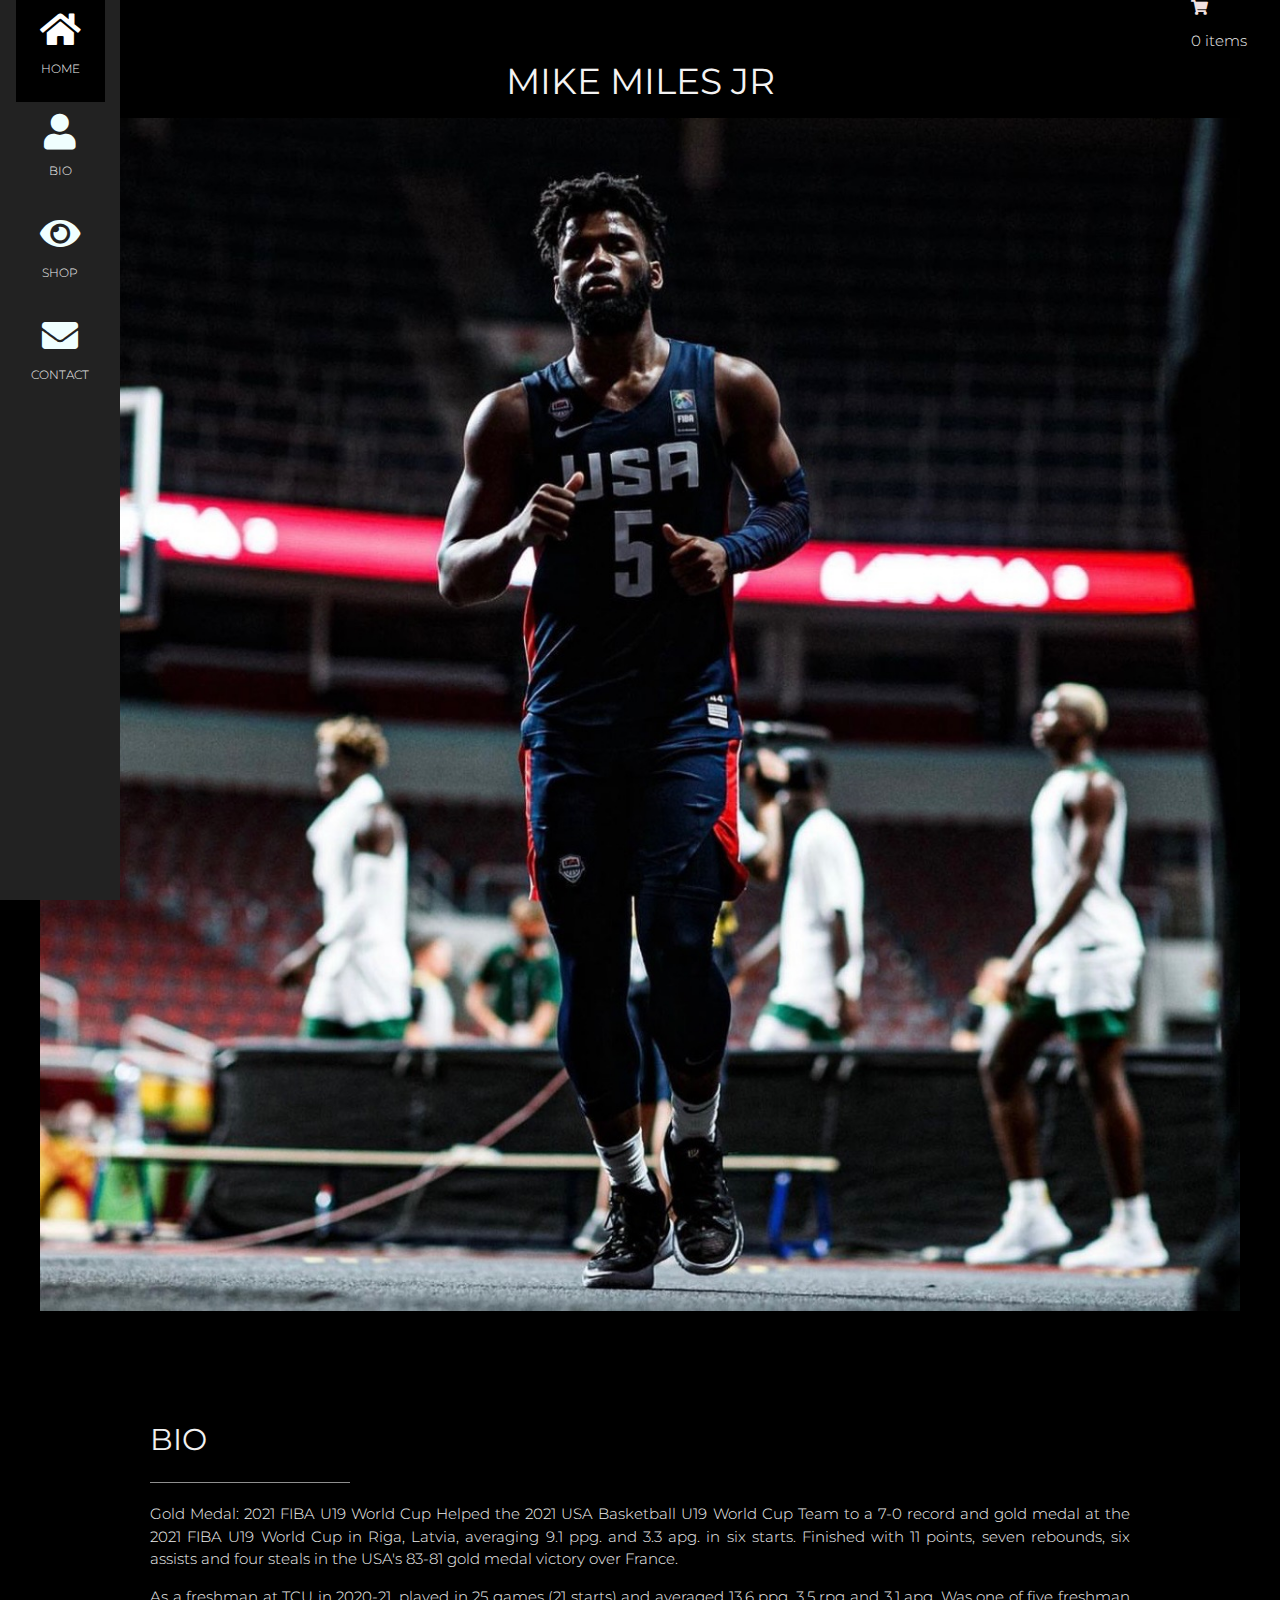
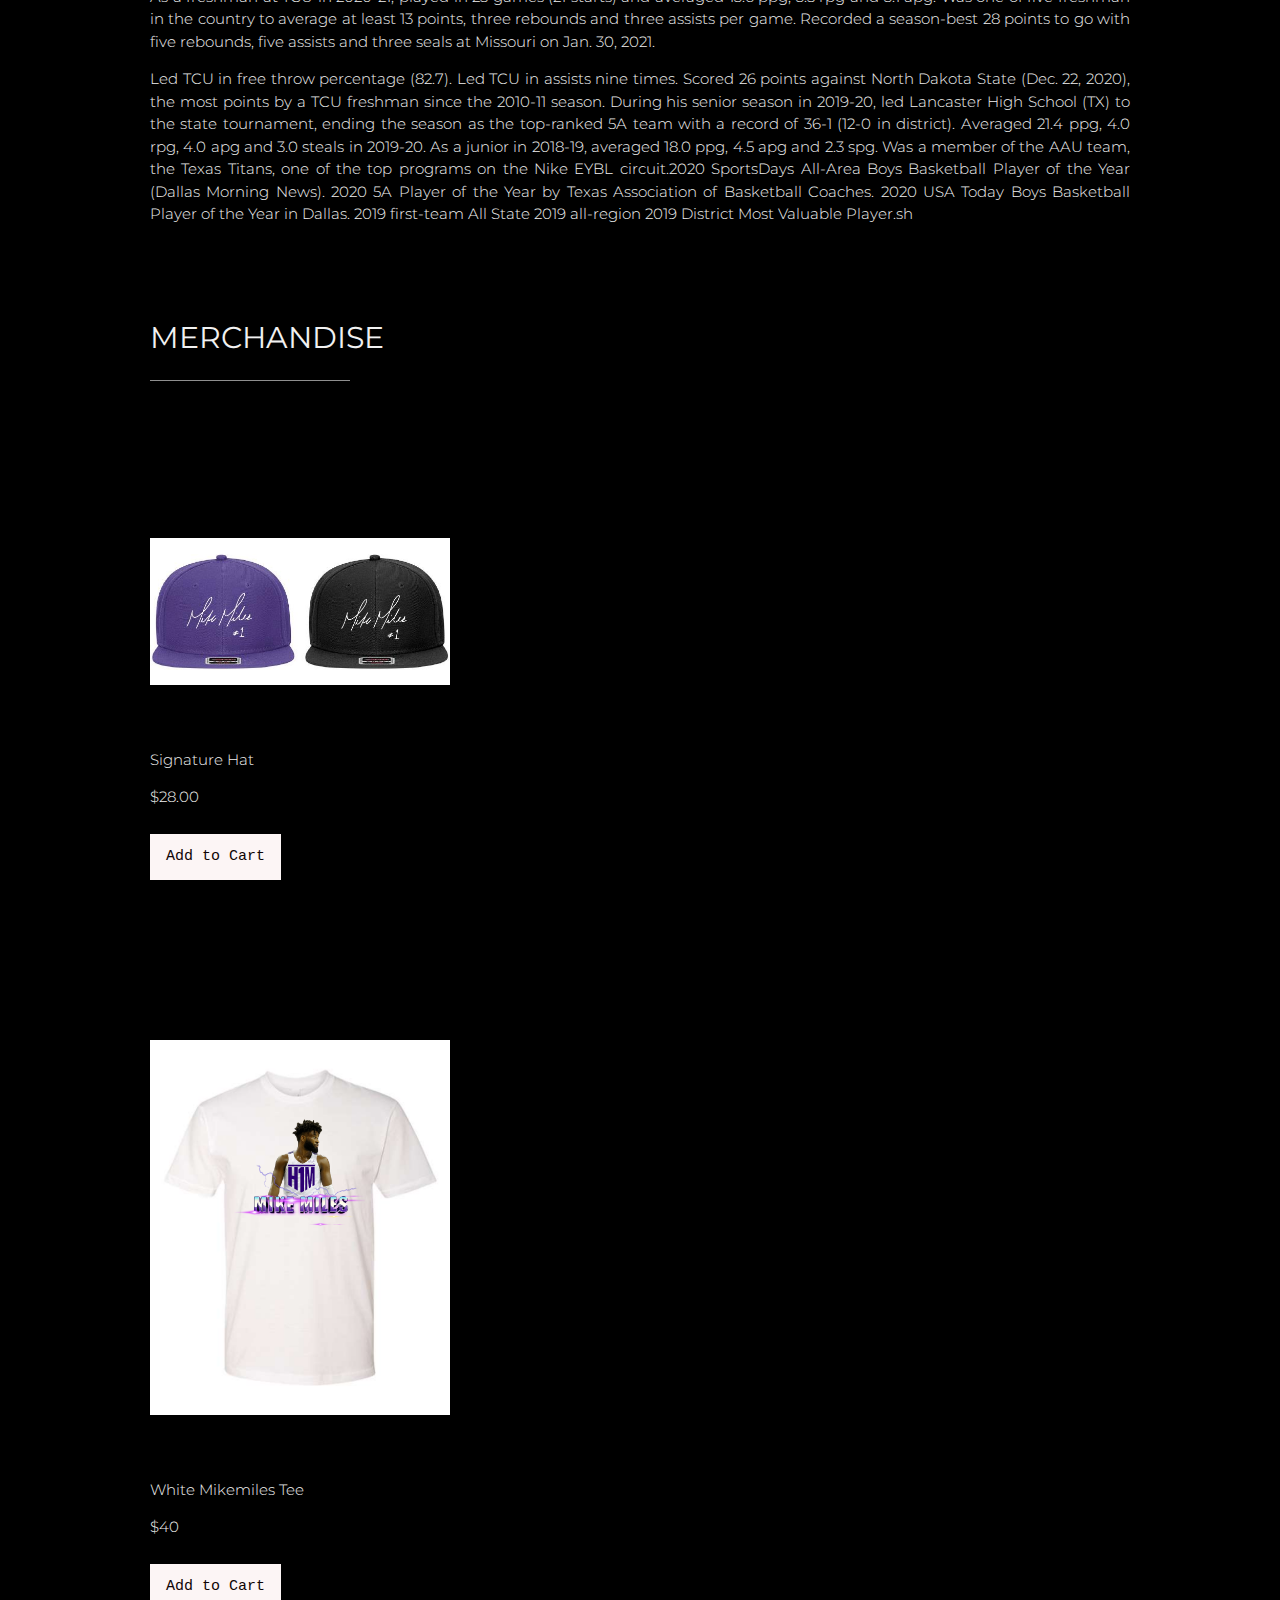
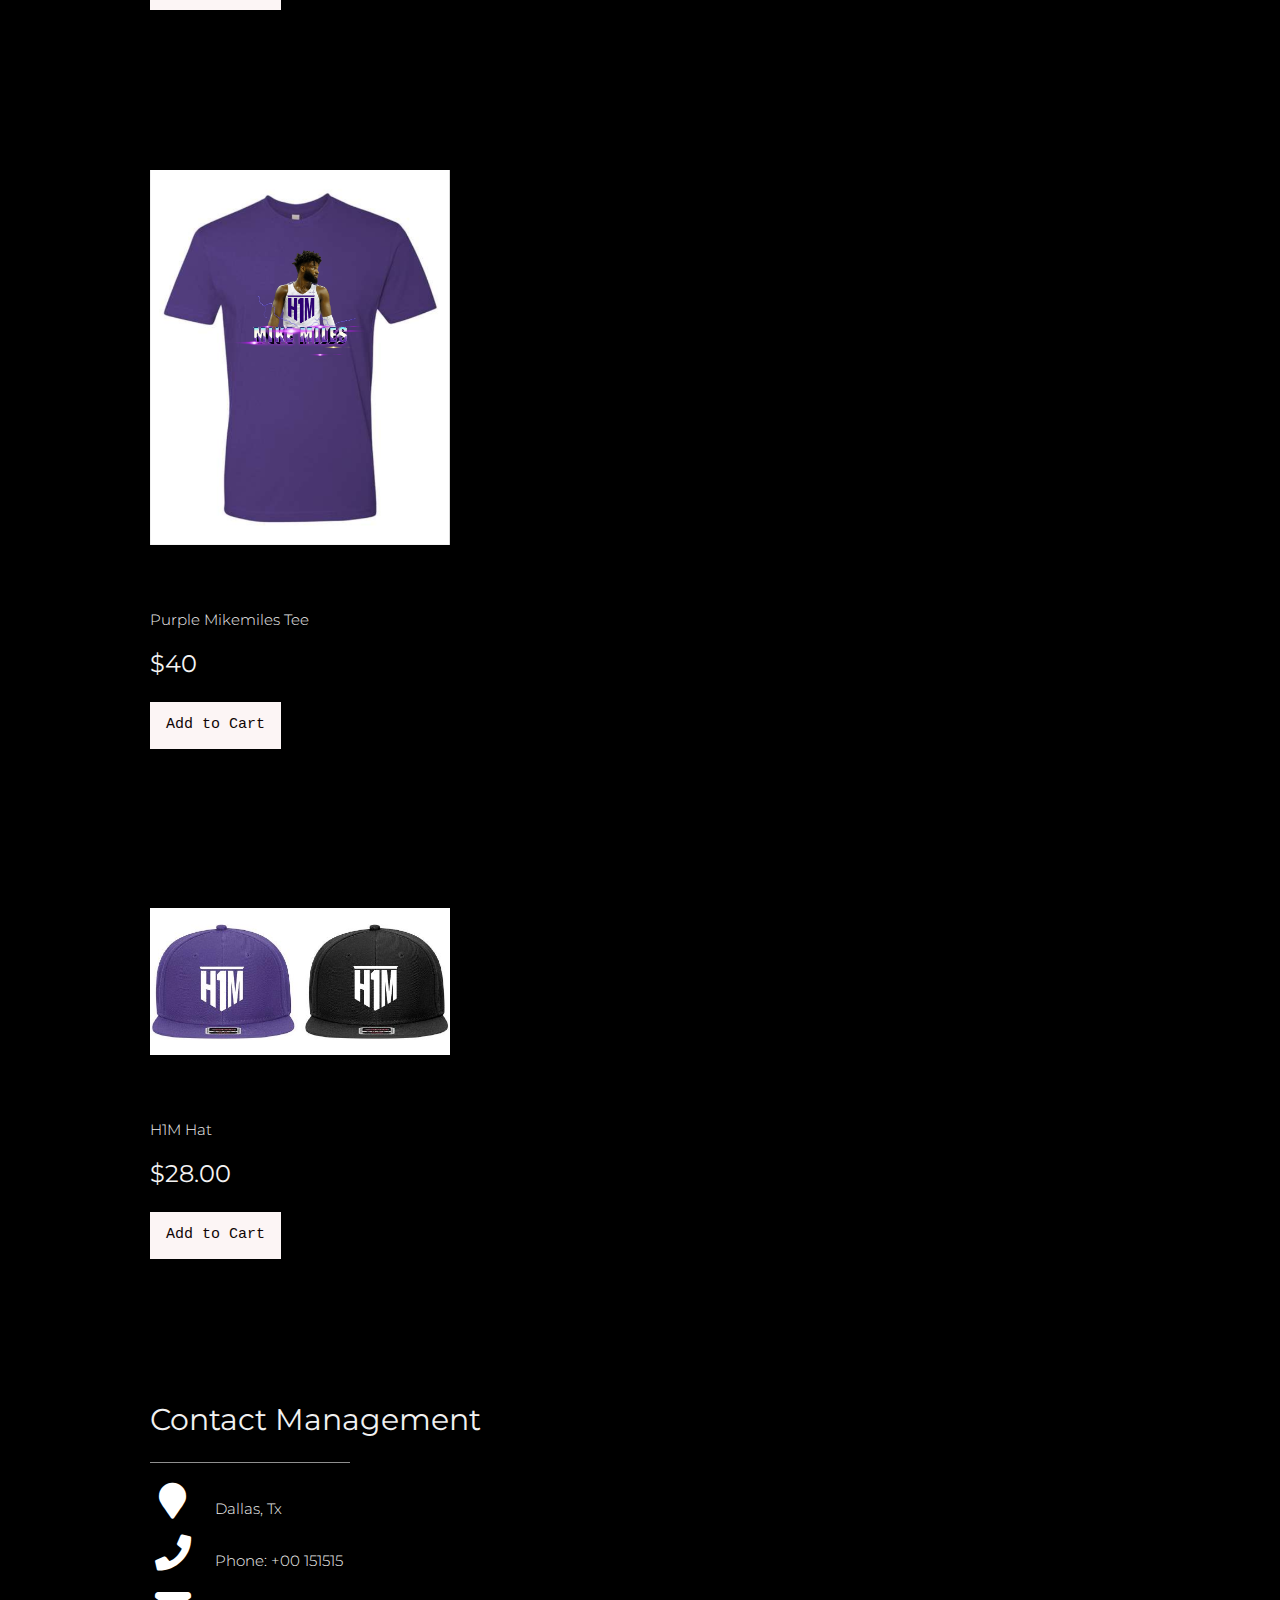
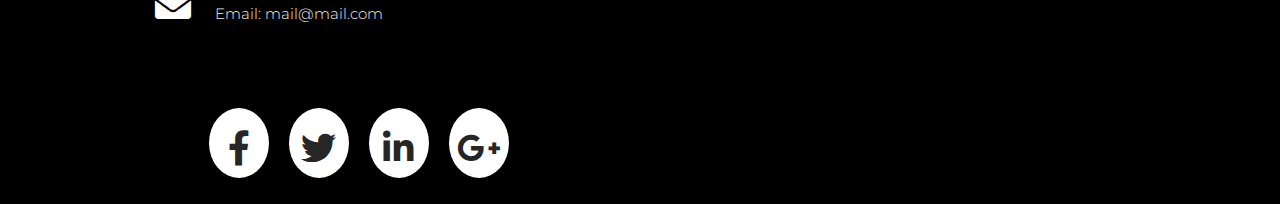
<file: index.html>
<html>
<head>
<title>Mike Miles Fanpage </title>
<meta charset="UTF-8">
<meta name="viewport" content="width=device-width, initial-scale=1">
<link rel="stylesheet" href="https://www.w3schools.com/w3css/4/w3.css">
<link rel="stylesheet" href="https1Q://fonts.googleapis.com/css?family=Montserrat">
<link rel="stylesheet" href="https://cdnjs.cloudflare.com/ajax/libs/font-awesome/4.7.0/css/font-awesome.min.css">
<link rel="stylesheet" type="text/css" href="https://use.fontawesome.com/releases/v5.5.0/css/all.css">
<link rel="stylesheet" href="assets/css/style.css">       
<script src="assets/js/mikemiles.js" async></script>

<style>
body, h1,h2,h3,h4,h5,h6 {font-family: "Montserrat", sans-serif}
.w3-row-padding img {margin-bottom: 30px}
/* Set the width of the sidebar to 120px */

.w3-sidebar {width: 120px;background: rgb(73, 72, 72);}

.w3-sidebar {width: 120px;background: #222;}

/* Add a left margin to the "page content" that matches the width of the sidebar (120px) */
.w3-sidebar {color: azure;}


/* Remove margins from "page content" on small screens */
#cart-info {margin-bottom: 10px;}
@media only screen and (max-width: 600px) {#main {margin-left: 0}}

</style>
</head>
<body class="w3-black">

<!-- Icon Bar (Sidebar - hidden on small screens) -->
<nav class="w3-sidebar  w3-small w3-hide-small w3-center">
  <!-- Avatar image in top left corner -->

  <a href="#" class="w3-bar-item w3-button w3-padding-large w3-black">
    <i class="fa fa-home w3-xxlarge"></i>
    <p>HOME</p>
  </a>
  <a href="#about" class="w3-bar-item w3-button w3-padding-large w3-hover-black">
    <i class="fa fa-user w3-xxlarge"></i>
    <p>BIO</p>
  </a>
  <a href="#photos" class="w3-bar-item w3-button w3-padding-large w3-hover-black">
    <i class="fa fa-eye w3-xxlarge"></i>
    <p>SHOP</p>
  </a>
  <a href="#contact" class="w3-bar-item w3-button w3-padding-large w3-hover-black">
    <i class="fa fa-envelope w3-xxlarge"></i>
    <p>CONTACT</p>
  </a>
</nav>
 
     </header> 
<!-- Navbar on small screens (Hidden on medium and large screens) -->
<div class="w3-top w3-hide-large w3-hide-medium" id="myNavbar">
  <div class="w3-bar w3-black w3-opacity w3-hover-opacity-off w3-center w3-small">
    <a href="#" class="w3-bar-item w3-button" style="width:20% !important" color="white">HOME</a>
    <a href="#about" class="w3-bar-item w3-button" style="width:20% !important" color="white">ABOUT</a>
    <a href="#Shop" class="w3-bar-item w3-button" style="width: 20% !important" color="white">SHOP</a>
    <a href="#contact" class="w3-bar-item w3-button" style="width:20% !important" color="white">CONTACT</a>
  </div>
</div>

<!--CART-->
<div id="cart-info" class="nav-info cart-info">
  <span class="cart-info__icon"><i class="fas fa-shopping-cart"></i></span>
  <p><span id="item-count">0 </span> items
  </p>


<section class="cart" id="cart">
  <h1 class="section-header">CART</h1>
  <div class="cart-row">
    <span class="cart-item cart-header cart-column">ITEM</span>
    <span class="cart-price cart-header cart-column">PRICE</span>
    <span class="cart-quantity cart-header cart-column">QUANTITY</span>
  </div>
  <div class="cart-items">
  </div>
  <div class="cart-total">
    <strong class="cart-total-title">Total</strong>
    <span class="cart-total-price">$0</span>
  </div>

  <button class="btn btn-primary btn-purchase" type="button">PURCHASE</button>
</section>
</div>
</div>

  
  <div class="w3-padding-large" id="main">
    <!-- Header/Home -->
    <header class="w3-container w3-padding-32 w3-center w3-black" Float="center" id="home">
      <h3 class="w3-xxlarge" class="w3-hide-small">MIKE MILES JR </h3>
      <img src="Images/4BB8589D-4CC5-41DF-8934-502C39653E64.jpeg" alt="boy" class="w3-image" width="100%" >
    </header>
  
    <!-- About Section -->
    <div class="w3-content w3-justify w3-text-grey w3-padding-64" id="about">
      <h2 class="w3-text-light-grey">BIO</h2>
      <hr style="width:200px" class="w3-opacity"> <p>Gold Medal: 2021 FIBA U19 World Cup
    Helped the 2021 USA Basketball U19 World Cup Team to a 7-0 record and gold medal at the 2021 FIBA U19 World Cup in Riga, Latvia, averaging 9.1 ppg. and 3.3 apg. in six starts. Finished with 11 points, seven rebounds, six assists and four steals in the USA's 83-81 gold medal victory over France.</p>
    <p> As a freshman at TCU in 2020-21, played in 25 games (21 starts) and averaged 13.6 ppg, 3.5 rpg and 3.1 apg. Was one of five freshman in the country to average at least 13 points, three rebounds and three assists per game.
    Recorded a season-best 28 points to go with five rebounds, five assists and three seals at Missouri on Jan. 30, 2021.</p>
   
   <p>Led TCU in free throw percentage (82.7).
   Led TCU in assists nine times.
  Scored 26 points against North Dakota State (Dec. 22, 2020), the most points by a TCU freshman since the 2010-11 season.
 During his senior season in 2019-20, led Lancaster High School (TX) to the state tournament, ending the season as the top-ranked 5A team with a record of 36-1 (12-0 in district).
Averaged 21.4 ppg, 4.0 rpg, 4.0 apg and 3.0 steals in 2019-20.
As a junior in 2018-19, averaged 18.0 ppg, 4.5 apg and 2.3 spg.
Was a member of the AAU team, the Texas Titans, one of the top programs on the Nike EYBL circuit.2020 SportsDays All-Area Boys Basketball Player of the Year (Dallas Morning News).
2020 5A Player of the Year by Texas Association of Basketball Coaches.
2020 USA Today Boys Basketball Player of the Year in Dallas.
2019 first-team All State
2019 all-region
2019 District Most Valuable Player.sh</p>



     <!-- Portfolio Section -->
  <div class="w3-padding-64 w3-content" id="shop">
    <h2 class="w3-text-light-grey">MERCHANDISE</h2>
    <hr style="width:200px" class="w3-opacity">


 

    <div class="main-container">
      <P class="title"></P>
    </div>
  
  
   
  
    <section class="container">
      <div class="products">
  
        <div class="product Hat">
          <img src="Images/hat.JPG" class="product__image">
          <P class="product-title">Signature Hat</P>
          <div class="shop-item-details">
            <p class="product__price">$28.00</p>
            <button class="btn btn--primary ADD_TO_CART">Add to Cart</button>
          </div>

        </div>
  
  
        
  <BR>
  
        <div class="product T-Shirts">
          <img src="Images/tshirt.PNG" class="product__image">
          <p class="product-title">White Mikemiles Tee </p>
          <div class="shop-item-details">
            <p class="product__price">$40</P>
            <button class="btn btn--primary ADD_TO_CART">Add to Cart</button>
          </div>
  
  <BR>    </div>
        
  
        <div class="product T-Shirts">
          <img src="Images/tshirt2.PNG" class="product__image">
          <P class="product-title">Purple Mikemiles Tee </P>
          <div class="shop-item-details">
            <h3 class="product__price">$40</h3>
            <button class="btn btn--primary ADD_TO_CART">Add to Cart</button>
          </div>
  <BR>
  
        </div>

        <div class="product Hat">
          <img src="Images/IMG_2482 2.JPG" class="product__image">
          <P class="product-title">H1M Hat</P>
          <div class="shop-item-details">
            <h3 class="product__price">$28.00</h3>
            <button class="btn btn--primary ADD_TO_CART">Add to Cart</button>
          </div>
  
      </div>
      



  


    <!-- End photo grid -->
    </div>
  <!-- End Portfolio Section -->
  </div>

  <!-- Contact Section -->
  <div class="w3-padding-64 w3-content w3-text-grey" id="contact">
    <h2 class="w3-text-light-grey">Contact Management</h2>
    <hr style="width:200px" class="w3-opacity">

    <div class="w3-section">
      <p><i class="fa fa-map-marker fa-fw w3-text-white w3-xxlarge w3-margin-right"></i> Dallas, Tx</p>
      <p><i class="fa fa-phone fa-fw w3-text-white w3-xxlarge w3-margin-right"></i> Phone: +00 151515</p>
      <p><i class="fa fa-envelope fa-fw w3-text-white w3-xxlarge w3-margin-right"> </i> Email: mail@mail.com</p>
    </div><br>


  <!-- End Contact Section -->
  </div>
  
   
    <!-- Footer -->
  <footer>
<ul>
  <li>
    <a href="#">
      <i class="fab fa-facebook-f icon"></i>    </a>
  </li>
  <li>
    <a href="#"><i class="fab fa-twitter icon"></i></a>
  </li>
  <li>
    <a href="#"><i class="fab fa-linkedin-in icon"></i></a></li>
  <li>
    <a href="#"><i class="fab fa-google-plus-g icon"></i></a></li>
</ul>
</footer>





<!-- END PAGE CONTENT -->
</div>

</body>
</html>
</file>
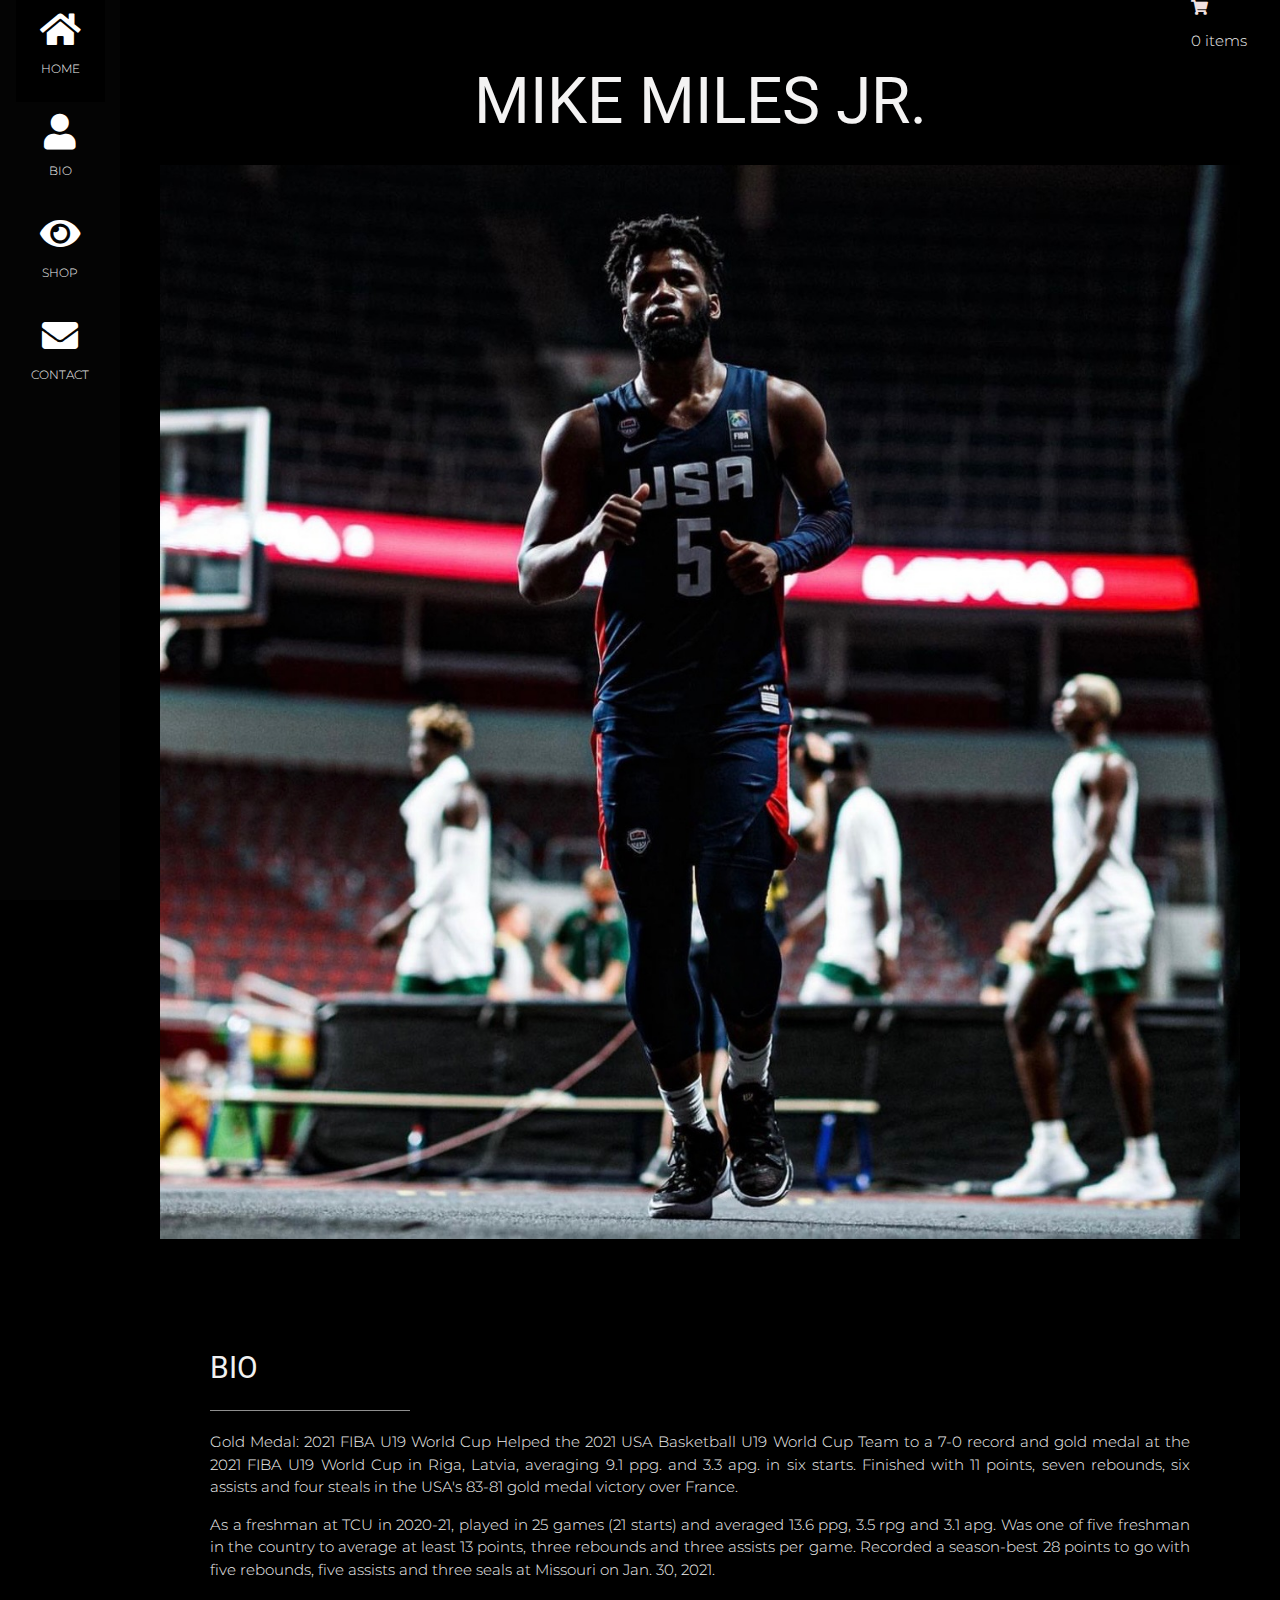
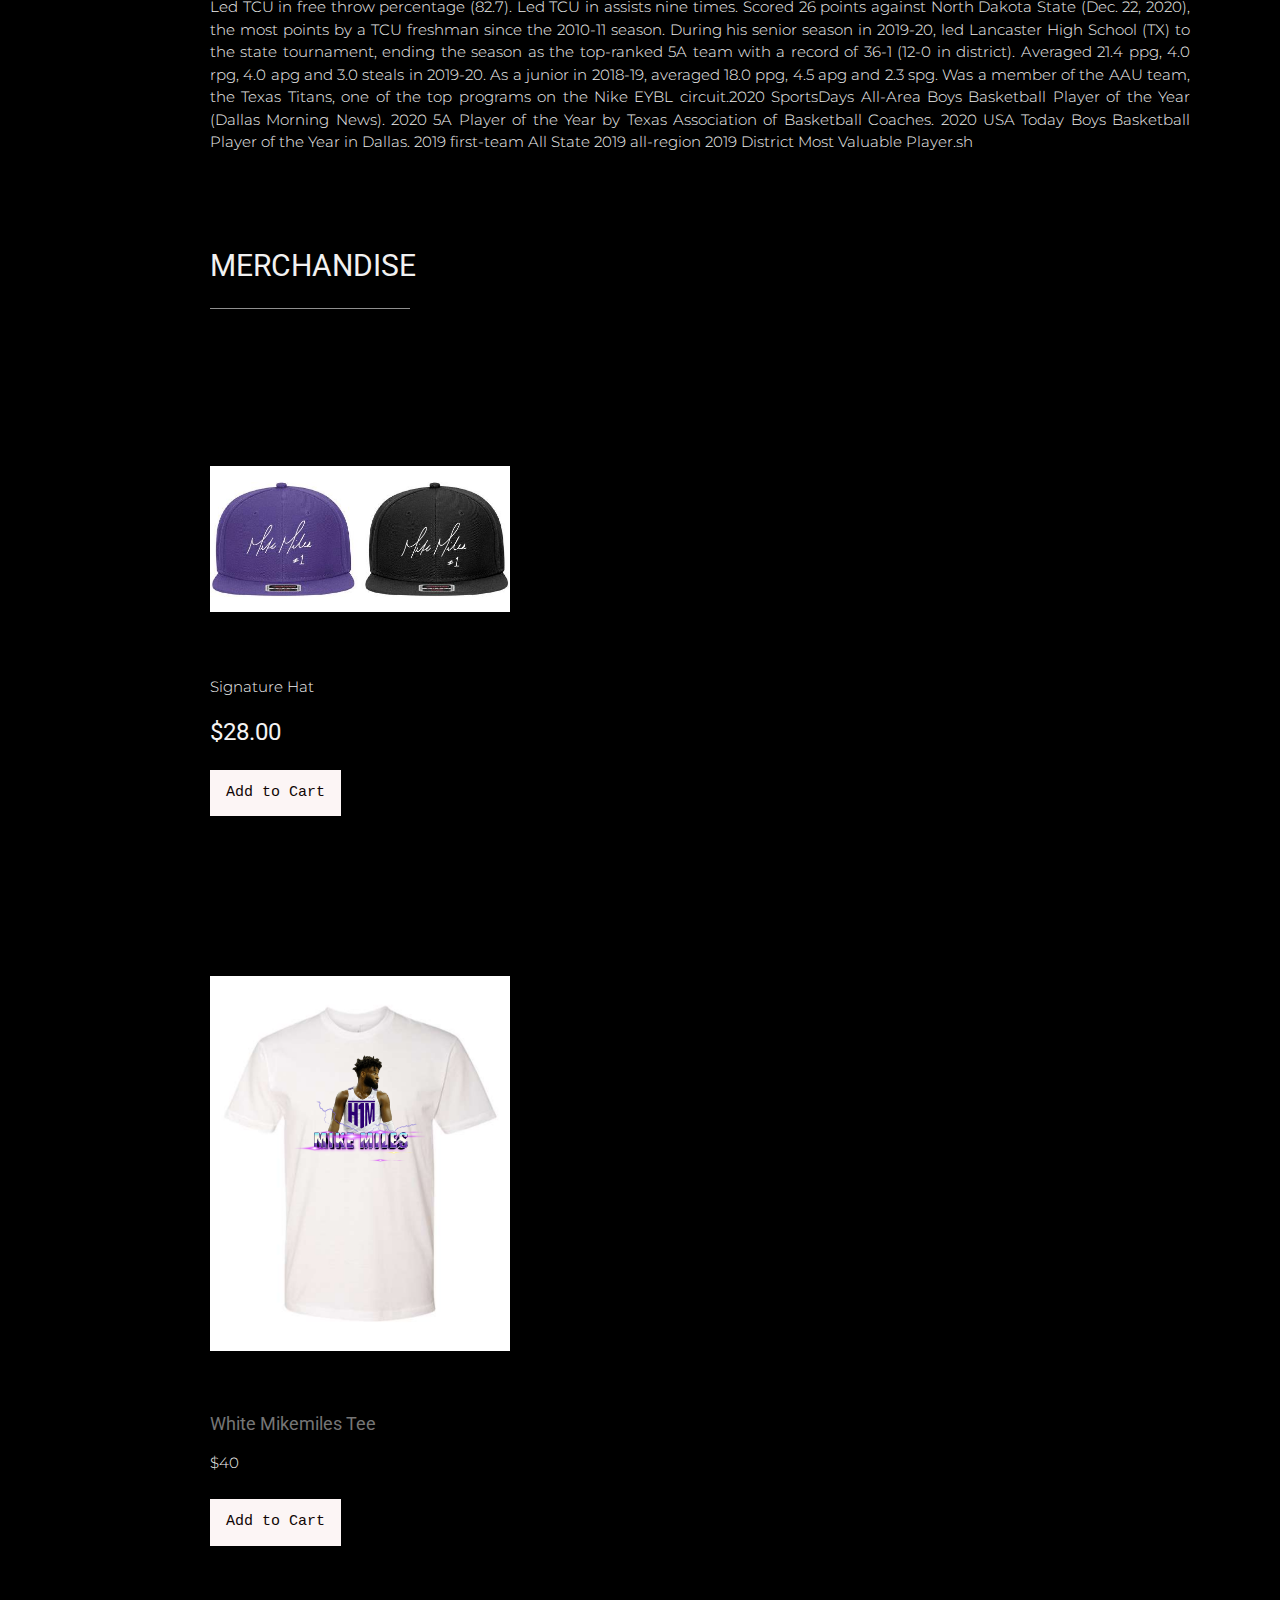
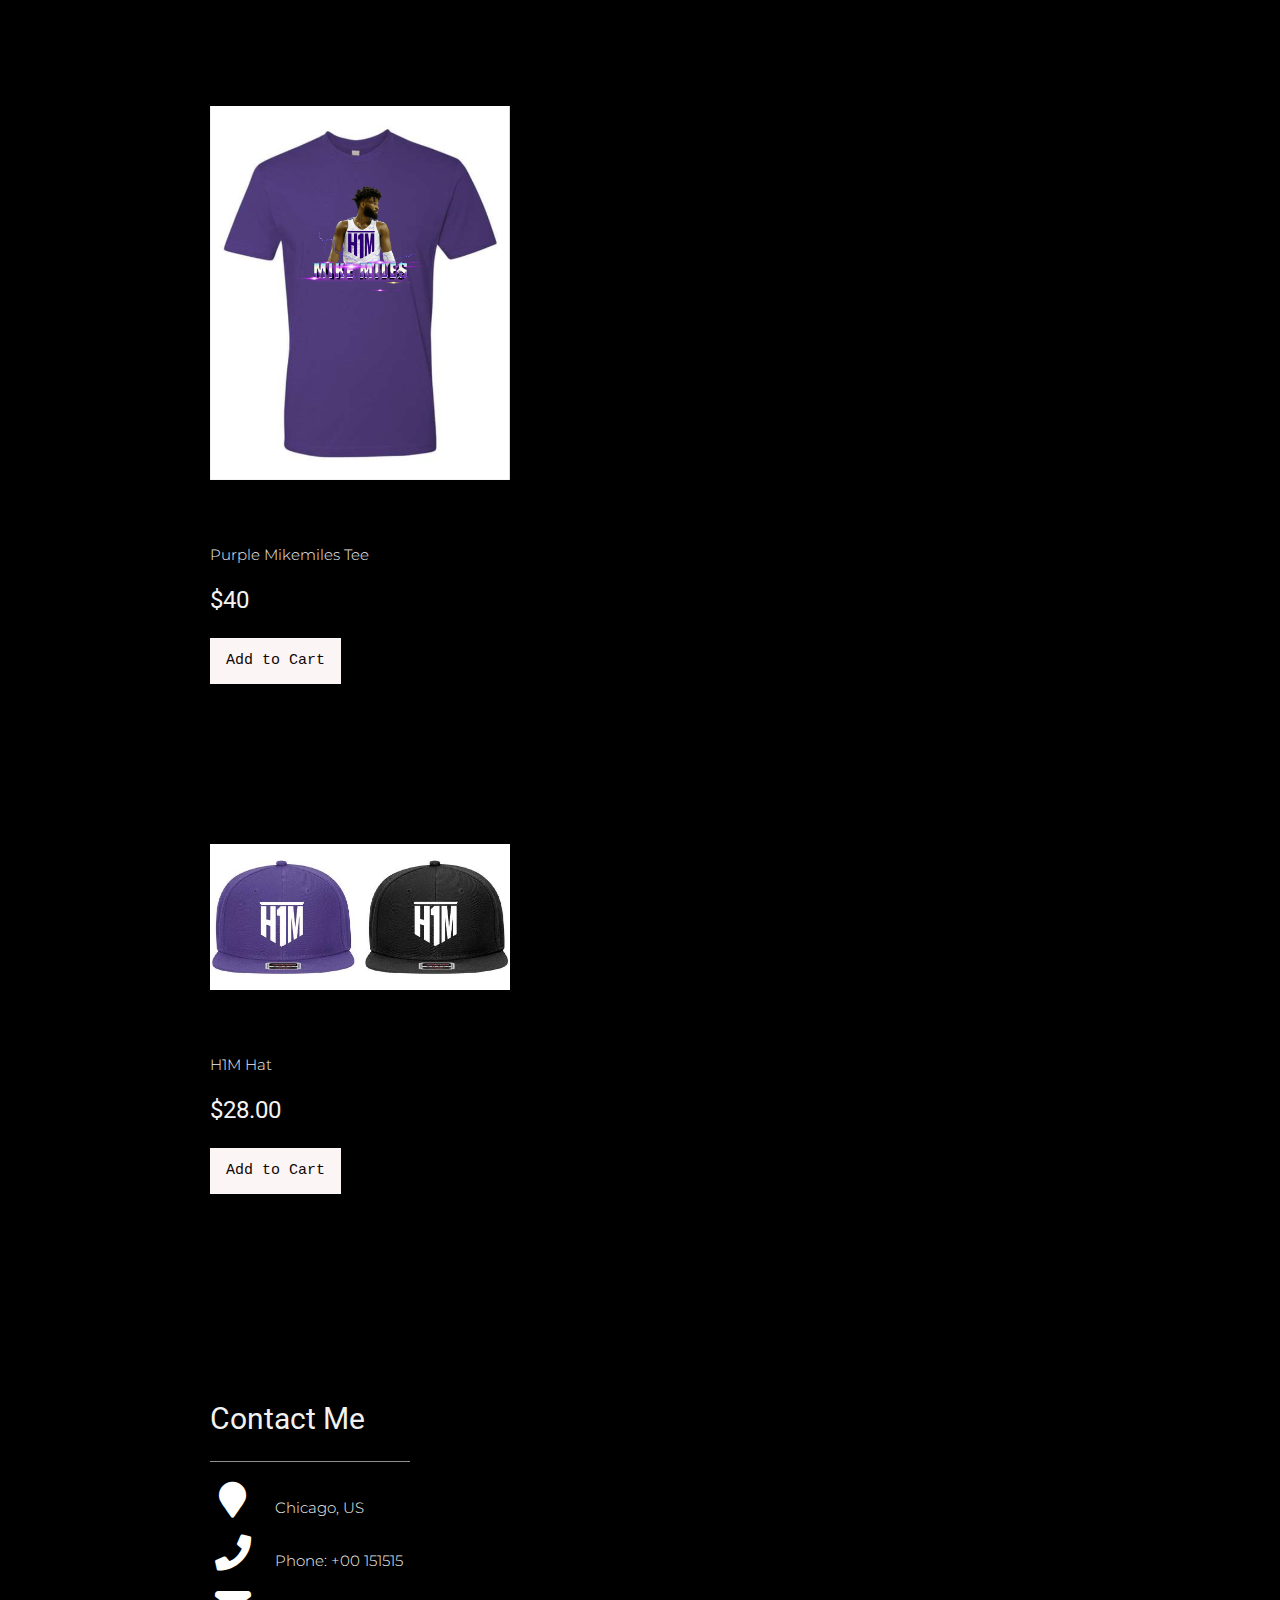
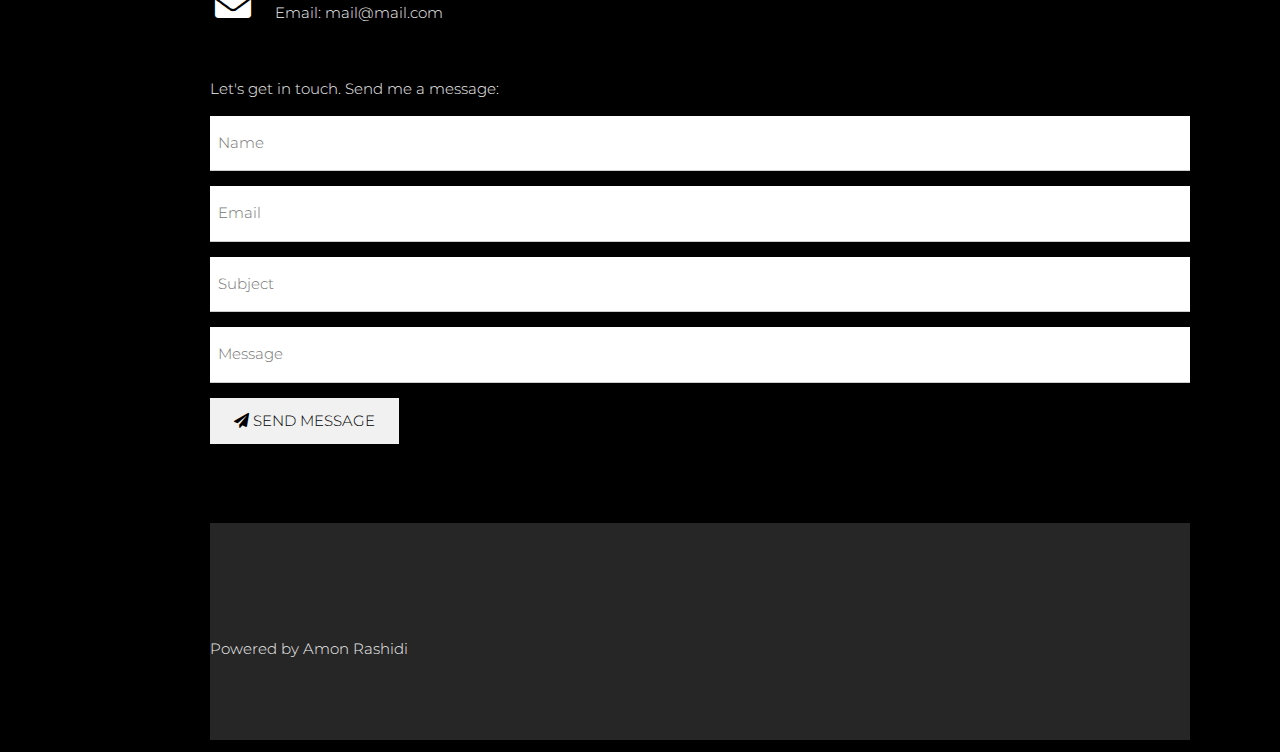
<file: mikemiles.html>
<html>
<head>
<title>W3.CSS Template</title>
<meta charset="UTF-8">
<meta name="viewport" content="width=device-width, initial-scale=1">
<link rel="stylesheet" href="https://www.w3schools.com/w3css/4/w3.css">
<link rel="stylesheet" href="https://fonts.googleapis.com/css?family=Montserrat">
<link rel="stylesheet" href="https://cdnjs.cloudflare.com/ajax/libs/font-awesome/4.7.0/css/font-awesome.min.css">
<link rel="stylesheet" type="text/css" href="https://use.fontawesome.com/releases/v5.5.0/css/all.css">
<link rel="stylesheet" href="assets/css/style.css">       
<script src="assets/js/mikemiles.js" async></script>

<style>
body, h1,h2,h3,h4,h5,h6 {font-family:"roboto"}
.w3-row-padding img {margin-bottom: 12px}
/* Set the width of the sidebar to 120px */
.w3-sidebar {width: 120px;background: rgb(4, 4, 4);}
/* Add a left margin to the "page content" that matches the width of the sidebar (120px) */
#main {margin-left: 120px}
/* Remove margins from "page content" on small screens */
@media only screen and (max-width: 600px) {#main {margin-left: 0}}
</style>
</head>
<body class="w3-black">

<!-- Icon Bar (Sidebar - hidden on small screens) -->
<nav class="w3-sidebar  w3-small w3-hide-small w3-center">
  <!-- Avatar image in top left corner -->

  <a href="#" class="w3-bar-item w3-button w3-padding-large w3-black">
    <i class="fa fa-home w3-xxlarge"></i>
    <p>HOME</p>
  </a>
  <a href="#about" class="w3-bar-item w3-button w3-padding-large w3-hover-black">
    <i class="fa fa-user w3-xxlarge"></i>
    <p>BIO</p>
  </a>
  <a href="#photos" class="w3-bar-item w3-button w3-padding-large w3-hover-black">
    <i class="fa fa-eye w3-xxlarge"></i>
    <p>SHOP</p>
  </a>
  <a href="#contact" class="w3-bar-item w3-button w3-padding-large w3-hover-black">
    <i class="fa fa-envelope w3-xxlarge"></i>
    <p>CONTACT</p>
  </a>
</nav>
  <!--CART-->
  <div id="cart-info" class="nav-info cart-info">
    <span class="cart-info__icon"><i class="fas fa-shopping-cart"></i></span>
    <p><span id="item-count">0 </span> items
    </p>
  </div>

  <section class="cart" id="cart">
    <h1 class="section-header">CART</h1>
    <div class="cart-row">
      <span class="cart-item cart-header cart-column">ITEM</span>
      <span class="cart-price cart-header cart-column">PRICE</span>
      <span class="cart-quantity cart-header cart-column">QUANTITY</span>
    </div>
    <div class="cart-items">
    </div>
    <div class="cart-total">
      <strong class="cart-total-title">Total</strong>
      <span class="cart-total-price">$0</span>
    </div>

    <button class="btn btn-primary btn-purchase" type="button">PURCHASE</button>
  </section>

</div>
      
<!-- Navbar on small screens (Hidden on medium and large screens) -->
<div class="w3-top w3-hide-large w3-hide-medium" id="myNavbar">
  <div class="w3-bar w3-black w3-opacity w3-hover-opacity-off w3-center w3-small">
    <a href="#" class="w3-bar-item w3-button" style="width:25% !important">HOME</a>
    <a href="#about" class="w3-bar-item w3-button" style="width:25% !important">ABOUT</a>
    <a href="#photos" class="w3-bar-item w3-button" style="width:25% !important">PHOTOS</a>
    <a href="#contact" class="w3-bar-item w3-button" style="width:25% !important">CONTACT</a>
  </div>
</div>

  <div class="w3-padding-large" id="main">
    <!-- Header/Home -->
    <header class="w3-container w3-padding-32 w3-center w3-black" Float="center"id="home">
      <h3 class="w3-jumbo"><span class="w3-hide-small"></span> MIKE MILES JR.</h3>
      <p></p>
      <img src="Images/4BB8589D-4CC5-41DF-8934-502C39653E64.jpeg" alt="boy" class="w3-image" width="100%" height="1108" object-fit="contain">
    </header>
  
    <!-- About Section -->
    <div class="w3-content w3-justify w3-text-grey w3-padding-64" id="about">
      <h2 class="w3-text-light-grey">BIO</h2>
      <hr style="width:200px" class="w3-opacity"> <p>Gold Medal: 2021 FIBA U19 World Cup
    Helped the 2021 USA Basketball U19 World Cup Team to a 7-0 record and gold medal at the 2021 FIBA U19 World Cup in Riga, Latvia, averaging 9.1 ppg. and 3.3 apg. in six starts. Finished with 11 points, seven rebounds, six assists and four steals in the USA's 83-81 gold medal victory over France.</p>
    <p> As a freshman at TCU in 2020-21, played in 25 games (21 starts) and averaged 13.6 ppg, 3.5 rpg and 3.1 apg. Was one of five freshman in the country to average at least 13 points, three rebounds and three assists per game.
    Recorded a season-best 28 points to go with five rebounds, five assists and three seals at Missouri on Jan. 30, 2021.</p>
   
   <p>Led TCU in free throw percentage (82.7).
   Led TCU in assists nine times.
  Scored 26 points against North Dakota State (Dec. 22, 2020), the most points by a TCU freshman since the 2010-11 season.
 During his senior season in 2019-20, led Lancaster High School (TX) to the state tournament, ending the season as the top-ranked 5A team with a record of 36-1 (12-0 in district).
Averaged 21.4 ppg, 4.0 rpg, 4.0 apg and 3.0 steals in 2019-20.
As a junior in 2018-19, averaged 18.0 ppg, 4.5 apg and 2.3 spg.
Was a member of the AAU team, the Texas Titans, one of the top programs on the Nike EYBL circuit.2020 SportsDays All-Area Boys Basketball Player of the Year (Dallas Morning News).
2020 5A Player of the Year by Texas Association of Basketball Coaches.
2020 USA Today Boys Basketball Player of the Year in Dallas.
2019 first-team All State
2019 all-region
2019 District Most Valuable Player.sh</p>



     <!-- Portfolio Section -->
  <div class="w3-padding-64 w3-content" id="photos">
    <h2 class="w3-text-light-grey">MERCHANDISE</h2>
    <hr style="width:200px" class="w3-opacity">


 

    <div class="main-container">
      <P class="title"></P>
    </div>
  
  
   
  
    <section class="container">
      <div class="products">
  
        <div class="product Hat">
          <img src="Images/hat.JPG" class="product__image">
          <P class="product-title">Signature Hat</P>
          <div class="shop-item-details">
            <h3 class="product__price">$28.00</h3>
            <button class="btn btn--primary ADD_TO_CART">Add to Cart</button>
          </div>

        </div>
  
  
        
  <BR>
  
        <div class="product T-Shirts">
          <img src="Images/tshirt.PNG" class="product__image">
          <h5 class="product-title">White Mikemiles Tee </h5>
          <div class="shop-item-details">
            <p class="product__price">$40</P>
            <button class="btn btn--primary ADD_TO_CART">Add to Cart</button>
          </div>
  
  <BR>    </div>
        
  
        <div class="product T-Shirts">
          <img src="Images/tshirt2.PNG" class="product__image">
          <P class="product-title">Purple Mikemiles Tee </P>
          <div class="shop-item-details">
            <h3 class="product__price">$40</h3>
            <button class="btn btn--primary ADD_TO_CART">Add to Cart</button>
          </div>
  <BR>
  
        </div>

        <div class="product Hat">
          <img src="Images/IMG_2482 2.JPG" class="product__image">
          <P class="product-title">H1M Hat</P>
          <div class="shop-item-details">
            <h3 class="product__price">$28.00</h3>
            <button class="btn btn--primary ADD_TO_CART">Add to Cart</button>
          </div>
  
      </div>
    </section>




  


    <!-- End photo grid -->
    </div>
  <!-- End Portfolio Section -->
  </div>

  <!-- Contact Section -->
  <div class="w3-padding-64 w3-content w3-text-grey" id="contact">
    <h2 class="w3-text-light-grey">Contact Me</h2>
    <hr style="width:200px" class="w3-opacity">

    <div class="w3-section">
      <p><i class="fa fa-map-marker fa-fw w3-text-white w3-xxlarge w3-margin-right"></i> Chicago, US</p>
      <p><i class="fa fa-phone fa-fw w3-text-white w3-xxlarge w3-margin-right"></i> Phone: +00 151515</p>
      <p><i class="fa fa-envelope fa-fw w3-text-white w3-xxlarge w3-margin-right"> </i> Email: mail@mail.com</p>
    </div><br>
    <p>Let's get in touch. Send me a message:</p>

    <form action="/action_page.php" target="_blank">
      <p><input class="w3-input w3-padding-16" type="text" placeholder="Name" required name="Name"></p>
      <p><input class="w3-input w3-padding-16" type="text" placeholder="Email" required name="Email"></p>
      <p><input class="w3-input w3-padding-16" type="text" placeholder="Subject" required name="Subject"></p>
      <p><input class="w3-input w3-padding-16" type="text" placeholder="Message" required name="Message"></p>
      <p>
        <button class="w3-button w3-light-grey w3-padding-large" type="submit">
          <i class="fa fa-paper-plane"></i> SEND MESSAGE
        </button>
      </p>
    </form>
  <!-- End Contact Section -->
  </div>
  
    <!-- Footer -->
  <footer class="w3-content w3-padding-64 w3-text-grey w3-xlarge">
    <i class="fa fa-facebook-official w3-hover-opacity"></i>
    <i class="fa fa-instagram w3-hover-opacity"></i>
    <i class="fa fa-snapchat w3-hover-opacity"></i>
    <i class="fa fa-pinterest-p w3-hover-opacity"></i>
    <i class="fa fa-twitter w3-hover-opacity"></i>
    <i class="fa fa-linkedin w3-hover-opacity"></i>
    <p class="w3-medium">Powered by  Amon Rashidi<a href="https://www.w3schools.com/w3css/default.asp" target="_blank" class="w3-hover-text-green"></a></p>
  <!-- End footer -->
  </footer>

<!-- END PAGE CONTENT -->
</div>

</body>
</html>
</file>
<file: assets/css/style.css>
@import url("https://fonts.googleapis.com/css2?family=Poppins&display=swap");
@import url(https://fonts.googleapis.com/css?family=Roboto);


.wrap{
  width:300px;
  margin:0 auto;
  text-align:center;
  overflow: hidden;
}
label[for=upload]{
  display:inline-block;
  border:3px solid #ccc;
  color:#666;
  font-weight:bold;
  background:#eee;
  padding:8px 15px;
  border-radius:5px;
  cursor:pointer
}
label[for=upload]:hover{
  background:#ddd
}
label[for=upload] input{ display:none }
.thumb{
  position:relative;
  height:300px;
  width:300px;
  overflow:hidden;
  margin:40px 0;
  cursor:move;
  
}
.thumb:before{
  content:"";
  display:block;
  position:absolute;
  width:96%;
  height:96%;
  border:3px dashed #eee;
  z-index:9;
  top:1%;
  left:1%;
  opacity:0;
  transition:all 0.2s;
  pointer-events:none
}
.thumb:hover::before{
  opacity:0.6
}
.thumb img{
  min-height:100%;
  max-height:51vh;
  width:auto !important;
  transition:all 0.4s;
}


  body{

    background-color: rgb(6, 5, 5);
  }
  h3, h4 {
   font-family:Cambria, Cochin, Georgia, Times, 'Times New Roman', serif;
    
    color: rgb(244, 243, 243);
    Font: 4px;

  }
  p{
    font: 30px;
    color: #f1f1f1;
    font-weight: 300;
    font-family: "Montserrat";

  }
  .btn{
    border: none;
    padding:12px 16px;
    background-color: rgb(247, 239, 239);
    color: rgb(11, 8, 8);
    cursor: pointer;
    margin-top: 10px;
    font-family: monospace;
   }
  .container {
 max-height: max-content;
  }
  .person {
    border: 10px solid transparent;
    margin-bottom: 25px;
    width: 80%;
    height: 80%;
    opacity: 0.7;
  }
  .person:hover {
    border-color: #f1f1f1;
  }

  @media (max-width: 600px) {
    .cart-info {

      display: inline;
      margin-top: 10px;
    }
  }
  .bg-1 {
    background: #2d2d30;
    color: #bdbdbd;
  }
  .bg-1 h3 {color: #fff;}
  .bg-1 p {font-style: italic;}
  .list-group-item:first-child {
    border-top-right-radius: 0;
    border-top-left-radius: 0;
  }
  .list-group-item:last-child {
    border-bottom-right-radius: 0;
    border-bottom-left-radius: 0;
  }
  .thumbnail {
    padding: 0 0 15px 0;
    border: none;
    border-radius: 0;
  }
  .thumbnail p {
    margin-top: 15px;
    color: #555;
  }
  .modal-header, h4, .close {
    background-color: #333;
    color: #fff !important;
    text-align: center;
    font-size: 30px;
  }
  .modal-header, .modal-body {
    padding: 40px 50px;
  }
  .nav-tabs li a {
    color: rgb(14, 13, 13);
  }
  #googleMap {
    width: 100%;
    height: 400px;
    -webkit-filter: grayscale(100%);
    filter: grayscale(100%);
  }  
  .navbar {
    font-family: Montserrat, sans-serif;
    margin-bottom: 0;
    background-color: #04040c;
    color: rgba(233, 227, 227, 0.88);
    border: 0;
    font-size: 8px !important;


  }
  .navbar li a, .navbar .navbar-brand { 
    color: #141313 !important;
  }
  .navbar-nav li a:hover {
    color: rgb(7, 5, 5) !important;
  }
  .navbar-nav li.active a {
    color: rgb(14, 11, 11) !important;
    background-color: #29292c !important;
  }
  .navbar-default .navbar-toggle {
    border-color: transparent;
  }
  .open .dropdown-toggle {
    color: #fff;
    background-color: #555 !important;
  }
  .dropdown-menu li a {
    color: #000 !important;
  }
  .dropdown-menu li a:hover {
    background-color: red !important;
  }
  footer {
    background-color: #2d2d30;
    color: #f5f5f5;
    padding: 32px;
  }
  footer a {
    color: #f5f5f5;
  }
  footer a:hover {
    color: #777;
    text-decoration: none;
  }  
  .form-control {
    border-radius: 0;
  }
  textarea {
    resize: none;
  }
  .card {
    box-shadow: 0 4px 8px 0 rgba(0, 0, 0, 0.2);
    max-width: 300px;
    margin: auto;
    text-align: center;
    font-family: arial;
  }
  
  .price {
    color: rgb(249, 240, 240);
    font-size: 22px;
  }
  
  .card button {
    border: none;
    outline: 0;
    padding: 12px;
    color: white;
    background-color: #000;
    text-align: center;
    cursor: pointer;
    width: 100%;
    font-size: 18px;
  }
  
  .card button:hover {
    opacity: 0.7;
  }
  .btn{
    border: none;
    padding:12px 16px;
    background-color: #fcf5f5;
    color: rgb(16, 5, 5);
    cursor: pointer;
    margin-top: 10px;
    font-family: monospace;
   }

   .btn:hover{
    color: rgb(236, 15, 15);
    }
    

   #filterButtons{
    margin-top: 0px;
    width: 100%;
    height: 80px;
    left: 5%;
    background-color: rgb(7, 5, 5);
    color: #08080c;
    text-align: center;
    justify-content: center;
   }

   

 .product__image{
  width: 300px;
  height: auto;
  overflow: hidden;
  padding-top: 14%;
  padding-bottom: 5%;
 }
 
 .show{
  display: block;
 }
 
 .btn.active{
  background-color: var(--primaryColor);
  color: black;
 }
 
   

   *cart*/




/*cart*/

/* Cart info */
.cart-info__icon {
  display: block;
  color: rgb(246, 240, 240);
  cursor: pointer;

}

.cart-info {
  color: rgb(240, 224, 224);
  border-radius: 0.25rem;
  padding: 0.01rem 0.9rem;
  cursor: pointer;
  position: absolute;
  margin-right: 0%;
  margin-left: 92%;
}

.cart-info:hover {
  background: var(--primaryColor);
  border-color: var(--primaryColor);
  color: rgb(239, 224, 224);
}

.cart-info:hover .cart-info__icon {
  color: rgb(232, 216, 216);
}

.cart {
  position: absolute;
  min-height: 1rem;
  background: var(--mainGrey);
  top: 90px;
  right: 0;
  transition: all 0.3s ease-in-out;
  width: 0;
  overflow: auto;
  text-align: center;
  border-radius: 0.30rem;
}

.show-cart {
  width: 30rem;
  height: 120rem;
}

.cart-row {
  transition: all 2s ease-in-out;
  display: flex;
  font-size: 10px;
}

.cart-header {
  font-weight: bold;
  font-size: 1rem;
  color: rgb(240, 230, 230);
}

.cart-column {
  display: flex;
  align-items: center;
  border-bottom: 1px solid rgb(245, 240, 240);
  margin-right: 1.1em;
  margin-left: 0.8em;
  padding-bottom: 10px;
  margin-top: 10px;
}

.cart-item {
  width: 25%;
}

.cart-price {
  width: 25%;
  font-size: 1.2em;
  color: rgb(243, 231, 231);
  padding-left: 25px;
}

.cart-quantity {
  width: 35%;
}

.cart-item-title {
  color: rgb(249, 236, 236);
  margin-left: 0.5em;
  font-size: 0.8em;
  font-weight: bold;
}

.cart-item-image {
  width: 75px;
  height: auto;
  border-radius: 10px;
}

.btn-danger {
  color: rgb(7, 0, 0);
  background-color: rgb(248, 248, 240);
  border: none;
  border-radius: 0.3em;
  font-weight: bold;
  margin-top: 0px;
  font-family: Arial, Helvetica, sans-serif, ;
}

.btn-danger:hover {
  background-color: white;
  color: rgb(240, 9, 9);
}

.cart-quantity-input {
  height: 34px;
  width: 50px;
  border-radius: 5px;
  border: 1px solid #56ccf2;
  background-color: #eee;
  color: #333;
  padding: 0;
  text-align: center;
  font-size: 1.2em;
  margin-right: 25px;
}

.cart-row:last-child {
  border-bottom: 1px solid black;
}

.cart-row:last-child .cart-column {
  border: none;
}

.cart-total {
  text-align: end;
  margin-top: 10px;
  padding-left: 35px;
}

.cart-total-title {
  font-weight: bold;
  font-size: 1.5em;
  color: rgb(247, 240, 240);
  margin-right: 20px;
}

.cart-total-price {
  color: rgb(230, 228, 228);
  font-size: 1.1em;
}

/* social media icons*/
footer{
  margin: 0;
  padding:0;
  background: #262626;
}

ul {
  display: flex;
  position: absolute;
  
  transform: translate(-50%, -50%);
}


ul li {
  list-style: none;
  float: center;
}

ul li a {
  width: 60px;
  height: 70px;
background-color: white;
  text-align: center;
  line-height: 80px;
  font-size: 35px;
  margin: 0 10px;
  display: block;
  border-radius: 50%;
  position: relative;
  overflow: hidden;
  border: 3px solid #fff;
  z-index: 1;
  left: 5cm;
}

ul li a .icon {
  position: relative;
  color: #262626;
  top:30%;
  transition: .5s;
  z-index: 3;
}



ul li a:before {
  content: "";
  position: absolute;
  top: 100%;
  left: 0;
  width: 100%;
  height: 100%;
  background: #f00;
  transition: .5s;
  z-index: 2;
}

ul li a:hover:before {
  top: 0;
}

ul li:nth-child(1) a:before{
  background: #3b5999;
}

ul li:nth-child(2) a:before{
  background: #55acee;
}

ul li:nth-child(3) a:before {
  background: #0077b5;
}

ul li:nth-child(4) a:before {
  background: #dd4b39;
}
</file>
